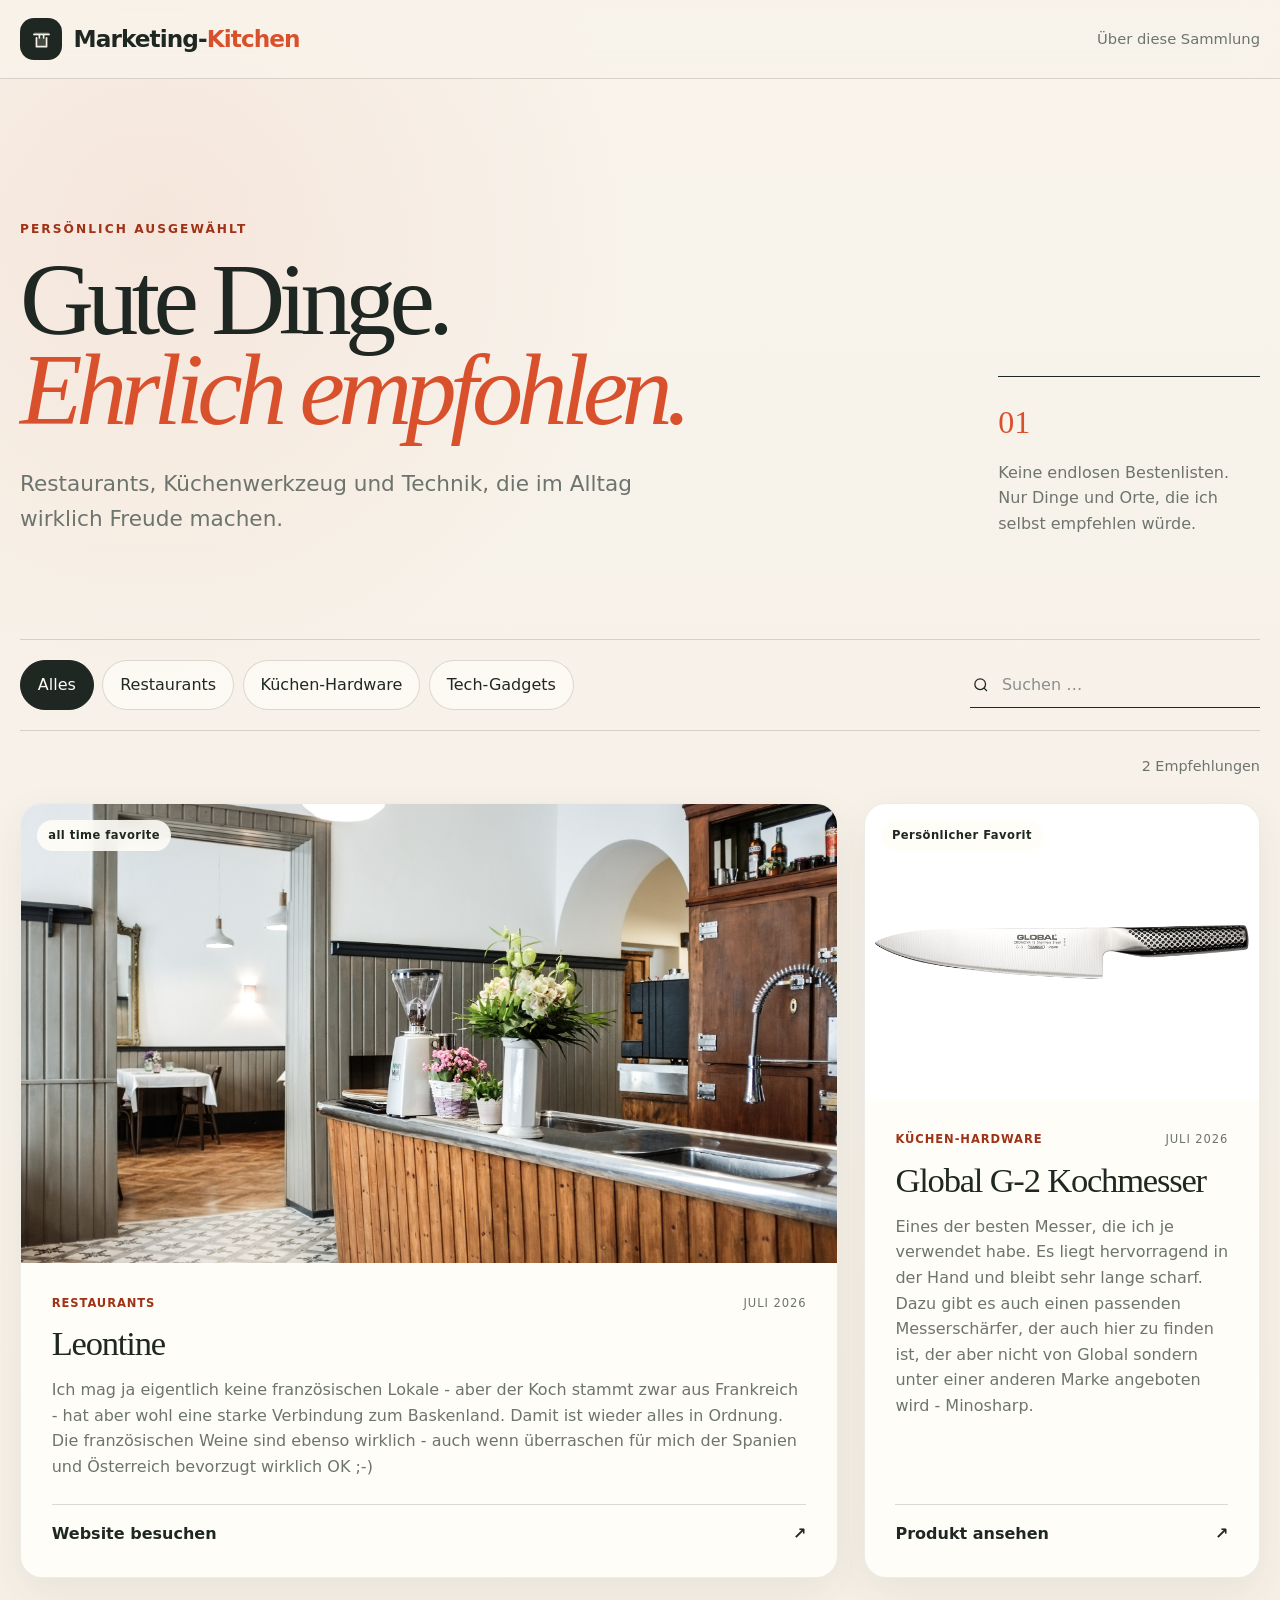
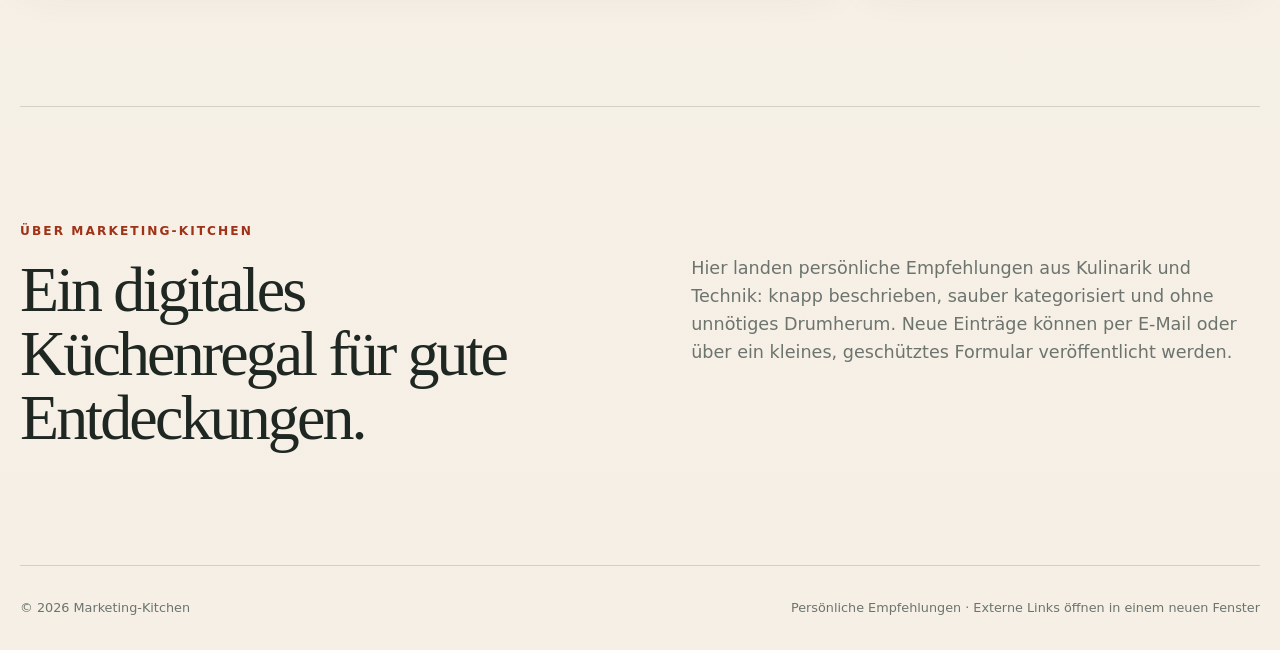
<file: index.html>
<!doctype html>
<html lang="de">
<head>
  <meta charset="utf-8">
  <meta name="viewport" content="width=device-width, initial-scale=1">
  <meta name="description" content="Marketing-Kitchen: persönliche Empfehlungen für Restaurants, Küchen-Hardware und Tech-Gadgets.">
  <meta name="theme-color" content="#f5efe5">
  <title>Marketing-Kitchen | Gute Dinge. Ehrlich empfohlen.</title>
  <link rel="icon" href="assets/favicon.svg" type="image/svg+xml">
  <link rel="stylesheet" href="assets/css/styles.css">
  <script src="assets/js/app.js" defer></script>
</head>
<body>
  <a class="skip-link" href="#posts">Direkt zu den Empfehlungen</a>

  <header class="site-header">
    <div class="header-inner">
      <a class="brand" href="./" aria-label="Marketing-Kitchen Startseite">
        <span class="brand-mark" aria-hidden="true">
          <svg viewBox="0 0 64 64" role="img">
            <path d="M15 15h34v8H15zM19 27h26v22H19z" fill="currentColor" opacity=".18"/>
            <path d="M14 20h36M20 28v21h24V28M27 28v-8m10 8v-8" fill="none" stroke="currentColor" stroke-width="4" stroke-linecap="round" stroke-linejoin="round"/>
          </svg>
        </span>
        <span>Marketing-<strong>Kitchen</strong></span>
      </a>
      <a class="header-link" href="#about">Über diese Sammlung</a>
    </div>
  </header>

  <main>
    <section class="hero" aria-labelledby="hero-title">
      <div class="hero-copy">
        <p class="eyebrow" id="hero-eyebrow">Persönlich ausgewählt</p>
        <h1 id="hero-title">Gute Dinge.<br><em>Ehrlich empfohlen.</em></h1>
        <p class="hero-intro" id="hero-intro">Restaurants, Küchenwerkzeug und Technik, die im Alltag wirklich Freude machen.</p>
      </div>
      <aside class="hero-note" aria-label="Prinzip der Website">
        <span class="note-number">01</span>
        <p>Keine endlosen Bestenlisten. Nur Dinge und Orte, die ich selbst empfehlen würde.</p>
      </aside>
    </section>

    <section class="discovery" aria-label="Empfehlungen filtern">
      <div class="toolbar">
        <div class="filters" id="category-filters" role="group" aria-label="Kategorien">
          <button class="filter-button is-active" type="button" data-category="all" aria-pressed="true">Alles</button>
        </div>
        <label class="search">
          <span class="sr-only">Empfehlungen durchsuchen</span>
          <svg viewBox="0 0 24 24" aria-hidden="true"><path d="m21 21-4.35-4.35m2.35-5.15A7.5 7.5 0 1 1 4 11.5a7.5 7.5 0 0 1 15 0Z"/></svg>
          <input id="search-input" type="search" placeholder="Suchen …" autocomplete="off">
        </label>
      </div>

      <div class="results-meta" aria-live="polite">
        <p id="results-count">Empfehlungen werden geladen …</p>
      </div>

      <div class="post-grid" id="posts" aria-live="polite" aria-busy="true"></div>

      <div class="empty-state" id="empty-state" hidden>
        <p class="eyebrow">Nichts gefunden</p>
        <h2>Diese Kombination ist noch nicht in der Kitchen.</h2>
        <button type="button" id="reset-filters">Alle Empfehlungen anzeigen</button>
      </div>
    </section>

    <section class="about" id="about">
      <div>
        <p class="eyebrow">Über Marketing-Kitchen</p>
        <h2>Ein digitales Küchenregal für gute Entdeckungen.</h2>
      </div>
      <p id="about-text">Hier landen persönliche Empfehlungen aus Kulinarik und Technik: knapp beschrieben, sauber kategorisiert und ohne unnötiges Drumherum.</p>
    </section>
  </main>

  <footer class="site-footer">
    <p>© <span id="current-year"></span> Marketing-Kitchen</p>
    <p>Persönliche Empfehlungen · Externe Links öffnen in einem neuen Fenster</p>
  </footer>

  <template id="post-template">
    <article class="post-card">
      <a class="post-image-link" target="_blank" rel="noopener noreferrer">
        <div class="post-image-wrap">
          <img class="post-image" alt="" loading="lazy" decoding="async">
          <span class="post-badge"></span>
        </div>
      </a>
      <div class="post-body">
        <div class="post-meta">
          <span class="post-category"></span>
          <time class="post-date"></time>
        </div>
        <h2 class="post-title"></h2>
        <p class="post-excerpt"></p>
        <a class="post-link" target="_blank" rel="noopener noreferrer">
          <span class="post-link-label"></span>
          <span aria-hidden="true">↗</span>
        </a>
      </div>
    </article>
  </template>

  <noscript>
    <p class="noscript">Für die dynamische Darstellung der Empfehlungen muss JavaScript aktiviert sein.</p>
  </noscript>
</body>
</html>
</file>
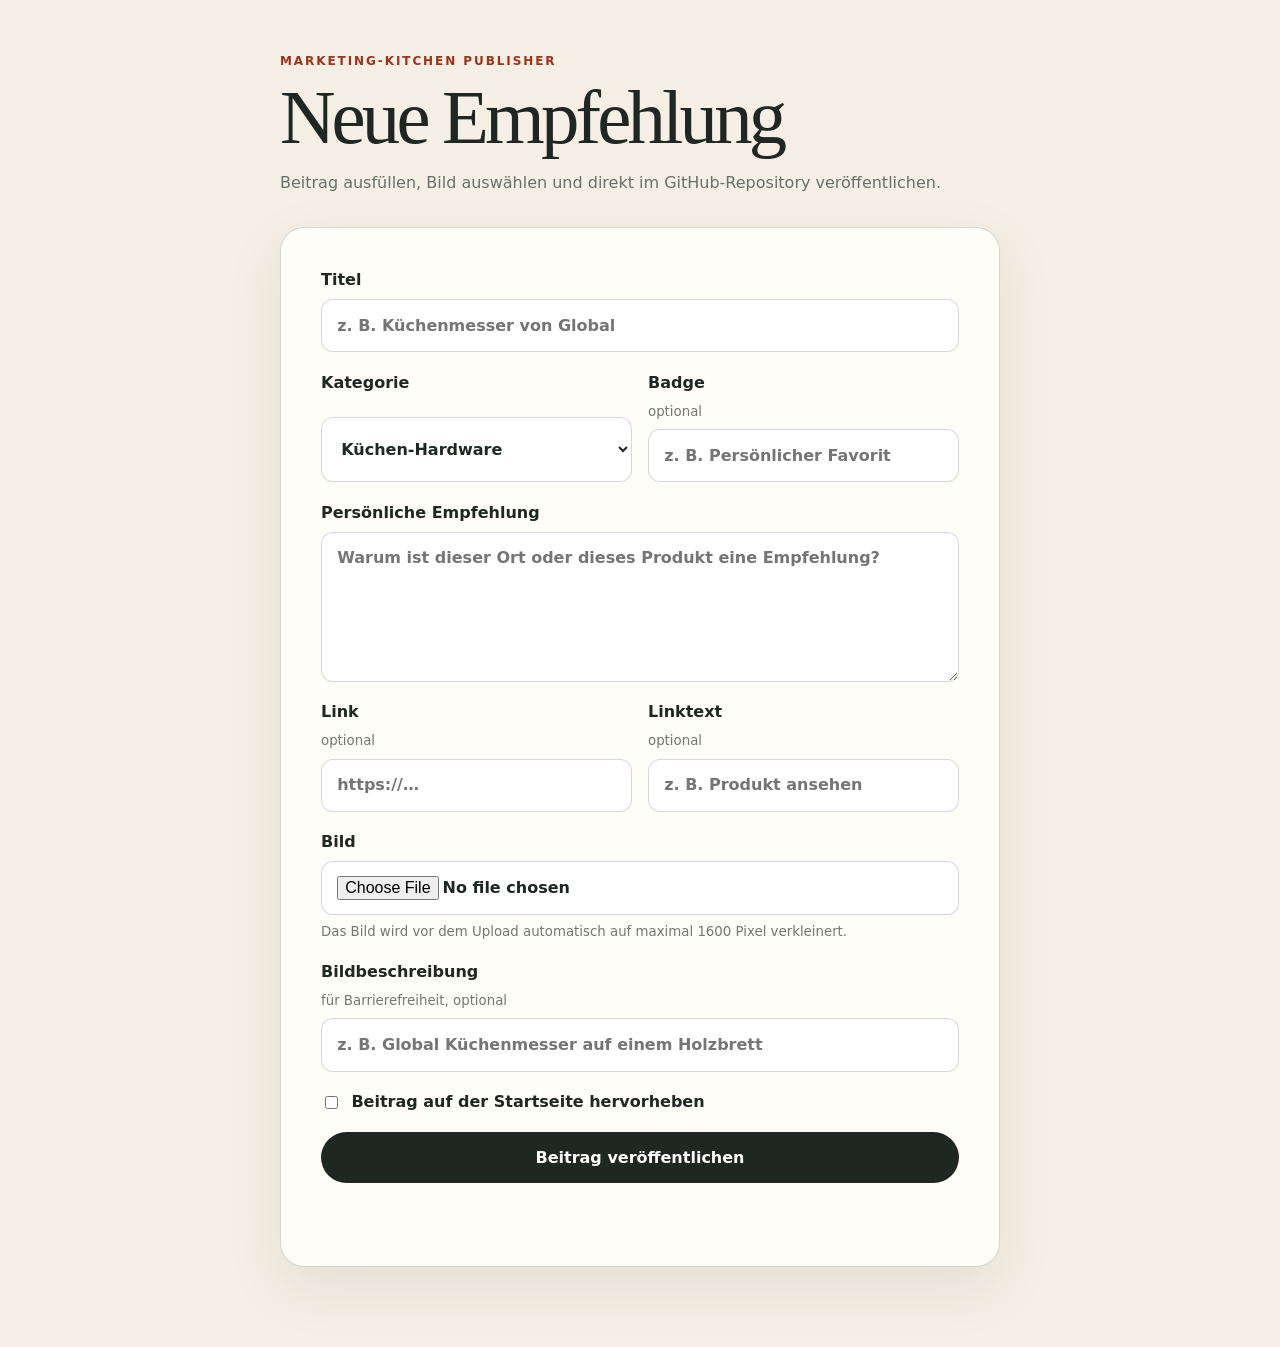
<file: apps-script/Form.html>
<!doctype html>
<html lang="de">
<head>
  <base target="_top">
  <meta name="viewport" content="width=device-width, initial-scale=1">
  <style>
    :root { --paper:#f5efe5; --ink:#1f2722; --accent:#d9512c; --line:rgba(31,39,34,.18); }
    * { box-sizing:border-box; }
    body { margin:0; background:var(--paper); color:var(--ink); font:16px/1.5 system-ui,-apple-system,"Segoe UI",sans-serif; }
    main { width:min(100% - 2rem,720px); margin:0 auto; padding:2.5rem 0 5rem; }
    .eyebrow { color:#9f3217; font-size:.75rem; font-weight:800; letter-spacing:.16em; text-transform:uppercase; }
    h1 { margin:.3rem 0 1rem; font:500 clamp(2.5rem,9vw,4.8rem)/.95 Georgia,serif; letter-spacing:-.05em; }
    .intro { color:#68706a; margin-bottom:2rem; }
    form { display:grid; gap:1.15rem; padding:clamp(1.25rem,4vw,2.5rem); border:1px solid var(--line); border-radius:24px; background:#fffdf8; box-shadow:0 20px 60px rgba(65,50,35,.09); }
    label { display:grid; gap:.45rem; font-weight:700; }
    small { color:#727872; font-weight:400; }
    input, textarea, select { width:100%; border:1px solid var(--line); border-radius:12px; padding:.85rem .95rem; background:white; color:var(--ink); font:inherit; }
    textarea { min-height:150px; resize:vertical; }
    input:focus, textarea:focus, select:focus { outline:3px solid rgba(217,81,44,.18); border-color:var(--accent); }
    .row { display:grid; grid-template-columns:1fr 1fr; gap:1rem; }
    .check { display:flex; align-items:center; gap:.65rem; font-weight:600; }
    .check input { width:auto; }
    .preview { display:none; border-radius:16px; overflow:hidden; aspect-ratio:4/3; background:#e8dfd2; }
    .preview img { width:100%; height:100%; object-fit:cover; }
    button { border:0; border-radius:999px; padding:1rem 1.3rem; background:var(--ink); color:white; font:700 1rem system-ui; cursor:pointer; }
    button:hover { background:#9f3217; }
    button:disabled { opacity:.55; cursor:wait; }
    #status { min-height:1.5rem; margin:0; font-weight:700; }
    #status.error { color:#a11f15; }
    #status.success { color:#225f3c; }
    @media(max-width:600px){ .row{grid-template-columns:1fr;} }
  </style>
</head>
<body>
  <main>
    <p class="eyebrow">Marketing-Kitchen Publisher</p>
    <h1>Neue Empfehlung</h1>
    <p class="intro">Beitrag ausfüllen, Bild auswählen und direkt im GitHub-Repository veröffentlichen.</p>

    <form id="post-form">
      <label>
        Titel
        <input name="title" maxlength="120" required placeholder="z. B. Küchenmesser von Global">
      </label>

      <div class="row">
        <label>
          Kategorie
          <select name="category" required>
            <option value="kueche">Küchen-Hardware</option>
            <option value="restaurant">Restaurants</option>
            <option value="tech">Tech-Gadgets</option>
          </select>
        </label>
        <label>
          Badge <small>optional</small>
          <input name="badge" maxlength="80" placeholder="z. B. Persönlicher Favorit">
        </label>
      </div>

      <label>
        Persönliche Empfehlung
        <textarea name="excerpt" maxlength="900" required placeholder="Warum ist dieser Ort oder dieses Produkt eine Empfehlung?"></textarea>
      </label>

      <div class="row">
        <label>
          Link <small>optional</small>
          <input name="url" type="url" placeholder="https://…">
        </label>
        <label>
          Linktext <small>optional</small>
          <input name="linkText" maxlength="80" placeholder="z. B. Produkt ansehen">
        </label>
      </div>

      <label>
        Bild
        <input id="image" name="image" type="file" accept="image/jpeg,image/png,image/webp" required>
        <small>Das Bild wird vor dem Upload automatisch auf maximal 1600 Pixel verkleinert.</small>
      </label>
      <div class="preview" id="preview"><img alt="Vorschau"></div>

      <label>
        Bildbeschreibung <small>für Barrierefreiheit, optional</small>
        <input name="imageAlt" maxlength="160" placeholder="z. B. Global Küchenmesser auf einem Holzbrett">
      </label>

      <label class="check">
        <input name="featured" type="checkbox">
        Beitrag auf der Startseite hervorheben
      </label>

      <button id="submit-button" type="submit">Beitrag veröffentlichen</button>
      <p id="status" role="status" aria-live="polite"></p>
    </form>
  </main>

  <script>
    const form = document.querySelector("#post-form");
    const imageInput = document.querySelector("#image");
    const preview = document.querySelector("#preview");
    const previewImage = preview.querySelector("img");
    const submitButton = document.querySelector("#submit-button");
    const status = document.querySelector("#status");
    let optimizedImage = null;

    imageInput.addEventListener("change", async () => {
      status.textContent = "";
      optimizedImage = null;
      const file = imageInput.files[0];
      if (!file) return;
      try {
        optimizedImage = await resizeImage(file, 1600, 0.84);
        previewImage.src = optimizedImage.dataUrl;
        preview.style.display = "block";
      } catch (error) {
        setStatus(error.message || "Bild konnte nicht verarbeitet werden.", true);
      }
    });

    form.addEventListener("submit", async (event) => {
      event.preventDefault();
      if (!optimizedImage) {
        setStatus("Bitte zuerst ein Bild auswählen.", true);
        return;
      }

      submitButton.disabled = true;
      setStatus("Beitrag wird veröffentlicht …");
      const data = new FormData(form);
      const payload = {
        title: data.get("title"),
        category: data.get("category"),
        badge: data.get("badge"),
        excerpt: data.get("excerpt"),
        url: data.get("url"),
        linkText: data.get("linkText"),
        imageAlt: data.get("imageAlt"),
        featured: data.get("featured") === "on",
        imageDataUrl: optimizedImage.dataUrl,
        imageName: optimizedImage.name
      };

      google.script.run
        .withSuccessHandler((result) => {
          setStatus(result.message || "Beitrag veröffentlicht.", false, true);
          form.reset();
          optimizedImage = null;
          preview.style.display = "none";
          submitButton.disabled = false;
        })
        .withFailureHandler((error) => {
          setStatus(error.message || "Veröffentlichung fehlgeschlagen.", true);
          submitButton.disabled = false;
        })
        .submitPostFromForm(payload);
    });

    function setStatus(message, isError = false, isSuccess = false) {
      status.textContent = message;
      status.className = isError ? "error" : (isSuccess ? "success" : "");
    }

    function resizeImage(file, maxSize, quality) {
      return new Promise((resolve, reject) => {
        const reader = new FileReader();
        reader.onerror = () => reject(new Error("Bilddatei konnte nicht gelesen werden."));
        reader.onload = () => {
          const img = new Image();
          img.onerror = () => reject(new Error("Dieses Bildformat wird nicht unterstützt."));
          img.onload = () => {
            const scale = Math.min(1, maxSize / Math.max(img.width, img.height));
            const canvas = document.createElement("canvas");
            canvas.width = Math.round(img.width * scale);
            canvas.height = Math.round(img.height * scale);
            const context = canvas.getContext("2d", { alpha: false });
            context.drawImage(img, 0, 0, canvas.width, canvas.height);
            const dataUrl = canvas.toDataURL("image/jpeg", quality);
            resolve({ dataUrl, name: file.name.replace(/\.[^.]+$/, "") + ".jpg" });
          };
          img.src = reader.result;
        };
        reader.readAsDataURL(file);
      });
    }
  </script>
</body>
</html>
</file>
<file: assets/css/styles.css>
:root {
  --paper: #f5efe5;
  --paper-deep: #e8dfd2;
  --ink: #1f2722;
  --muted: #6d746e;
  --accent: #d9512c;
  --accent-dark: #9f3217;
  --leaf: #315b45;
  --white: #fffdf8;
  --line: rgba(31, 39, 34, 0.16);
  --shadow: 0 24px 70px rgba(62, 50, 36, 0.11);
  --radius-lg: 32px;
  --radius-md: 22px;
  --max-width: 1240px;
}

* { box-sizing: border-box; }

html { scroll-behavior: smooth; }

body {
  margin: 0;
  background:
    radial-gradient(circle at 12% 10%, rgba(217, 81, 44, 0.08), transparent 30rem),
    linear-gradient(180deg, #f8f3eb 0%, var(--paper) 100%);
  color: var(--ink);
  font-family: Inter, ui-sans-serif, system-ui, -apple-system, BlinkMacSystemFont, "Segoe UI", sans-serif;
  line-height: 1.6;
  min-height: 100vh;
}

img { display: block; max-width: 100%; }
button, input { font: inherit; }
a { color: inherit; }

.skip-link {
  position: fixed;
  left: 1rem;
  top: 1rem;
  z-index: 100;
  padding: 0.75rem 1rem;
  background: var(--ink);
  color: white;
  transform: translateY(-180%);
  transition: transform 0.2s ease;
}
.skip-link:focus { transform: translateY(0); }

.sr-only {
  position: absolute;
  width: 1px;
  height: 1px;
  padding: 0;
  margin: -1px;
  overflow: hidden;
  clip: rect(0, 0, 0, 0);
  white-space: nowrap;
  border: 0;
}

.site-header {
  border-bottom: 1px solid var(--line);
  background: rgba(248, 243, 235, 0.86);
  backdrop-filter: blur(18px);
  position: sticky;
  top: 0;
  z-index: 20;
}

.header-inner,
.hero,
.discovery,
.about,
.site-footer {
  width: min(calc(100% - 2rem), var(--max-width));
  margin-inline: auto;
}

.header-inner {
  min-height: 78px;
  display: flex;
  align-items: center;
  justify-content: space-between;
  gap: 1rem;
}

.brand {
  display: inline-flex;
  align-items: center;
  gap: 0.72rem;
  text-decoration: none;
  font-size: clamp(1.1rem, 2vw, 1.45rem);
  font-weight: 750;
  letter-spacing: -0.04em;
}

.brand strong { color: var(--accent); }

.brand-mark {
  display: grid;
  place-items: center;
  width: 42px;
  height: 42px;
  border-radius: 14px;
  background: var(--ink);
  color: var(--paper);
}

.brand-mark svg { width: 27px; height: 27px; }

.header-link {
  color: var(--muted);
  text-decoration: none;
  font-size: 0.92rem;
  border-bottom: 1px solid transparent;
}
.header-link:hover { color: var(--ink); border-color: currentColor; }

.hero {
  display: grid;
  grid-template-columns: minmax(0, 1.55fr) minmax(250px, 0.45fr);
  gap: clamp(2rem, 6vw, 7rem);
  align-items: end;
  padding-block: clamp(5rem, 11vw, 10rem) clamp(4rem, 8vw, 7rem);
}

.eyebrow {
  margin: 0 0 1rem;
  color: var(--accent-dark);
  font-size: 0.76rem;
  font-weight: 800;
  letter-spacing: 0.17em;
  text-transform: uppercase;
}

.hero h1 {
  max-width: 920px;
  margin: 0;
  font-family: Georgia, "Times New Roman", serif;
  font-size: clamp(3.3rem, 8vw, 8.2rem);
  font-weight: 500;
  line-height: 0.88;
  letter-spacing: -0.065em;
}
.hero h1 em { color: var(--accent); font-weight: 500; }

.hero-intro {
  max-width: 690px;
  margin: 2rem 0 0;
  color: var(--muted);
  font-size: clamp(1.05rem, 1.8vw, 1.35rem);
}

.hero-note {
  border-top: 1px solid var(--ink);
  padding-top: 1.25rem;
  align-self: end;
}
.hero-note p { margin: 0.7rem 0 0; color: var(--muted); }
.note-number { font-family: Georgia, serif; font-size: 2rem; color: var(--accent); }

.discovery { padding-bottom: clamp(5rem, 10vw, 9rem); }

.toolbar {
  display: flex;
  justify-content: space-between;
  gap: 1.5rem;
  align-items: center;
  padding-block: 1.25rem;
  border-top: 1px solid var(--line);
  border-bottom: 1px solid var(--line);
}

.filters { display: flex; flex-wrap: wrap; gap: 0.55rem; }

.filter-button,
.empty-state button {
  border: 1px solid var(--line);
  border-radius: 999px;
  background: rgba(255, 253, 248, 0.65);
  color: var(--ink);
  padding: 0.7rem 1.05rem;
  cursor: pointer;
  transition: background 0.2s ease, color 0.2s ease, border-color 0.2s ease, transform 0.2s ease;
}
.filter-button:hover,
.empty-state button:hover { transform: translateY(-1px); border-color: var(--ink); }
.filter-button.is-active {
  background: var(--ink);
  color: var(--white);
  border-color: var(--ink);
}

.search {
  width: min(290px, 100%);
  display: flex;
  gap: 0.7rem;
  align-items: center;
  border-bottom: 1px solid var(--ink);
  padding: 0.55rem 0.1rem;
}
.search svg { width: 19px; fill: none; stroke: currentColor; stroke-width: 1.8; }
.search input {
  min-width: 0;
  width: 100%;
  border: 0;
  outline: 0;
  background: transparent;
  color: var(--ink);
}
.search input::placeholder { color: #8b8f8c; }

.results-meta {
  display: flex;
  justify-content: flex-end;
  min-height: 4.5rem;
  align-items: center;
  color: var(--muted);
  font-size: 0.9rem;
}
.results-meta p { margin: 0; }

.post-grid {
  display: grid;
  grid-template-columns: repeat(12, 1fr);
  gap: clamp(1rem, 2vw, 1.8rem);
}

.post-card {
  grid-column: span 4;
  min-width: 0;
  overflow: hidden;
  border-radius: var(--radius-md);
  background: var(--white);
  box-shadow: 0 14px 40px rgba(62, 50, 36, 0.07);
  border: 1px solid rgba(31, 39, 34, 0.08);
  display: flex;
  flex-direction: column;
  transition: transform 0.25s ease, box-shadow 0.25s ease;
}
.post-card:hover { transform: translateY(-5px); box-shadow: var(--shadow); }
.post-card.is-featured { grid-column: span 8; }

.post-image-link { display: block; text-decoration: none; }
.post-image-wrap {
  position: relative;
  aspect-ratio: 4 / 3;
  overflow: hidden;
  background: linear-gradient(135deg, #d8cabb, #eee5db);
}
.post-card.is-featured .post-image-wrap { aspect-ratio: 16 / 9; }
.post-image {
  width: 100%;
  height: 100%;
  object-fit: cover;
  transition: transform 0.55s cubic-bezier(.2,.7,.2,1);
}
.post-card:hover .post-image { transform: scale(1.035); }

.post-badge {
  position: absolute;
  left: 1rem;
  top: 1rem;
  max-width: calc(100% - 2rem);
  overflow: hidden;
  text-overflow: ellipsis;
  white-space: nowrap;
  border-radius: 999px;
  padding: 0.4rem 0.7rem;
  background: rgba(255, 253, 248, 0.9);
  backdrop-filter: blur(8px);
  color: var(--ink);
  font-size: 0.72rem;
  font-weight: 750;
  letter-spacing: 0.04em;
}
.post-badge:empty { display: none; }

.post-body {
  flex: 1;
  display: flex;
  flex-direction: column;
  padding: clamp(1.3rem, 2.4vw, 2rem);
}
.post-meta {
  display: flex;
  justify-content: space-between;
  gap: 1rem;
  color: var(--muted);
  font-size: 0.72rem;
  letter-spacing: 0.08em;
  text-transform: uppercase;
}
.post-category { color: var(--accent-dark); font-weight: 800; }
.post-title {
  margin: 0.8rem 0 0;
  font-family: Georgia, "Times New Roman", serif;
  font-size: clamp(1.7rem, 2.7vw, 2.45rem);
  font-weight: 500;
  line-height: 1.05;
  letter-spacing: -0.035em;
}
.post-excerpt { margin: 1rem 0 1.5rem; color: var(--muted); }
.post-link {
  display: flex;
  justify-content: space-between;
  align-items: center;
  gap: 1rem;
  margin-top: auto;
  padding-top: 1rem;
  border-top: 1px solid var(--line);
  color: var(--ink);
  text-decoration: none;
  font-weight: 750;
}
.post-link:hover { color: var(--accent-dark); }
.post-link[hidden], .post-image-link:not([href]) { pointer-events: none; }

.empty-state {
  padding: 5rem 1rem;
  text-align: center;
  border: 1px dashed var(--line);
  border-radius: var(--radius-lg);
}
.empty-state h2 {
  max-width: 620px;
  margin: 0 auto 1.5rem;
  font-family: Georgia, serif;
  font-size: clamp(2rem, 4vw, 3.4rem);
  font-weight: 500;
  line-height: 1.05;
}

.about {
  display: grid;
  grid-template-columns: 1fr 1fr;
  gap: clamp(2rem, 8vw, 8rem);
  padding-block: clamp(4rem, 9vw, 8rem);
  border-top: 1px solid var(--line);
}
.about h2 {
  margin: 0;
  font-family: Georgia, serif;
  font-size: clamp(2.2rem, 5vw, 4.5rem);
  font-weight: 500;
  line-height: 1;
  letter-spacing: -0.045em;
}
.about > p { margin: 2rem 0 0; color: var(--muted); font-size: 1.1rem; }

.site-footer {
  display: flex;
  justify-content: space-between;
  gap: 2rem;
  padding-block: 2rem;
  border-top: 1px solid var(--line);
  color: var(--muted);
  font-size: 0.8rem;
}
.site-footer p { margin: 0; }

.noscript { margin: 1rem; padding: 1rem; background: #fff1cf; }

@media (max-width: 980px) {
  .hero { grid-template-columns: 1fr; }
  .hero-note { max-width: 520px; }
  .post-card, .post-card.is-featured { grid-column: span 6; }
}

@media (max-width: 700px) {
  .header-link { display: none; }
  .hero { padding-top: 4rem; }
  .hero h1 { font-size: clamp(3.25rem, 17vw, 5.2rem); }
  .toolbar { align-items: stretch; flex-direction: column; }
  .search { width: 100%; }
  .results-meta { justify-content: flex-start; }
  .post-card, .post-card.is-featured { grid-column: 1 / -1; }
  .post-card.is-featured .post-image-wrap { aspect-ratio: 4 / 3; }
  .about { grid-template-columns: 1fr; }
  .site-footer { flex-direction: column; }
}

@media (prefers-reduced-motion: reduce) {
  *, *::before, *::after { scroll-behavior: auto !important; transition: none !important; }
}
</file>
